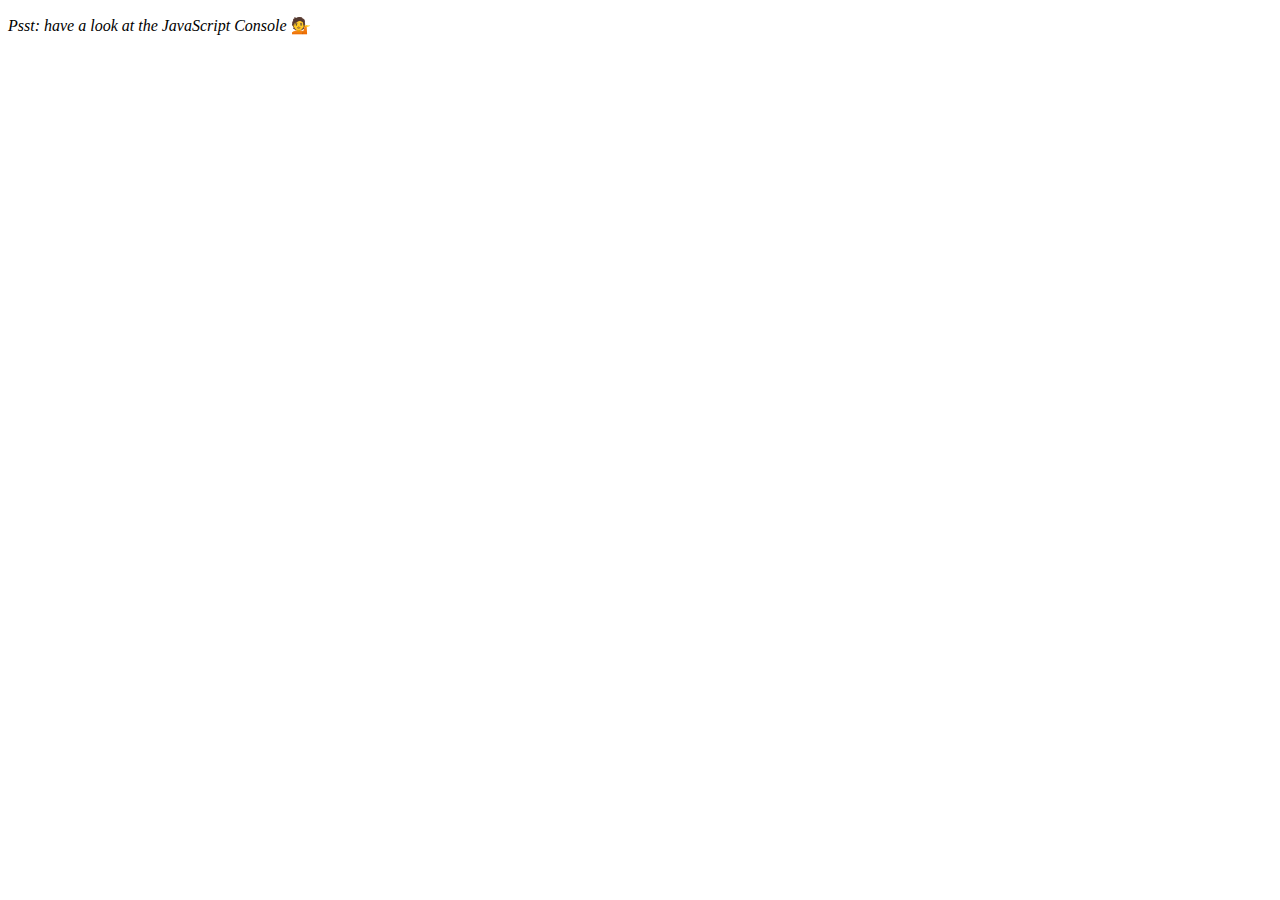
<file: array-cardio-1/index.html>
<!DOCTYPE html>
<html lang="en">
<head>
  <meta charset="UTF-8">
  <title>Array Cardio 💪</title>
</head>
<body>
  <p><em>Psst: have a look at the JavaScript Console</em> 💁</p>
  <script>
    // Get your shorts on - this is an array workout!
    // ## Array Cardio Day 1
    // Some data we can work with
    const inventors = [
      { first: 'Albert', last: 'Einstein', year: 1879, passed: 1955 },
      { first: 'Isaac', last: 'Newton', year: 1643, passed: 1727 },
      { first: 'Galileo', last: 'Galilei', year: 1564, passed: 1642 },
      { first: 'Marie', last: 'Curie', year: 1867, passed: 1934 },
      { first: 'Johannes', last: 'Kepler', year: 1571, passed: 1630 },
      { first: 'Nicolaus', last: 'Copernicus', year: 1473, passed: 1543 },
      { first: 'Max', last: 'Planck', year: 1858, passed: 1947 },
      { first: 'Katherine', last: 'Blodgett', year: 1898, passed: 1979 },
      { first: 'Ada', last: 'Lovelace', year: 1815, passed: 1852 },
      { first: 'Sarah E.', last: 'Goode', year: 1855, passed: 1905 },
      { first: 'Lise', last: 'Meitner', year: 1878, passed: 1968 },
      { first: 'Hanna', last: 'Hammarström', year: 1829, passed: 1909 }
    ];
    const flavours = ['Chocolate Chip', 'Kulfi', 'Caramel Praline', 'Chocolate', 'Burnt Caramel', 'Pistachio', 'Rose', 'Sweet Coconut', 'Lemon Cookie', 'Toffeeness', 'Toasted Almond', 'Black Raspberry Crunch', 'Chocolate Brownies', 'Pistachio Almond', 'Strawberry', 'Lavender Honey', 'Lychee', 'Peach', 'Black Walnut', 'Birthday Cake', 'Mexican Chocolate', 'Mocha Almond Fudge', 'Raspberry'];
    const people = ['Beck, Glenn', 'Becker, Carl', 'Beckett, Samuel', 'Beddoes, Mick', 'Beecher, Henry', 'Beethoven, Ludwig', 'Begin, Menachem', 'Belloc, Hilaire', 'Bellow, Saul', 'Benchley, Robert', 'Benenson, Peter', 'Ben-Gurion, David', 'Benjamin, Walter', 'Benn, Tony', 'Bennington, Chester', 'Benson, Leana', 'Bent, Silas', 'Bentsen, Lloyd', 'Berger, Ric', 'Bergman, Ingmar', 'Berio, Luciano', 'Berle, Milton', 'Berlin, Irving', 'Berne, Eric', 'Bernhard, Sandra', 'Berra, Yogi', 'Berry, Halle', 'Berry, Wendell', 'Bethea, Erin', 'Bevan, Aneurin', 'Bevel, Ken', 'Biden, Joseph', 'Bierce, Ambrose', 'Biko, Steve', 'Billings, Josh', 'Biondo, Frank', 'Birrell, Augustine', 'Black Elk', 'Blair, Robert', 'Blair, Tony', 'Blake, William'];
    // Array.prototype.filter()
    // 1. Filter the list of inventors for those who were born in the 1500's
    const inventorsWhoBornIn1500 = inventors.filter(function(inventor){
      if(inventor.year >= 1500 && inventor.year <= 1599 ) {
        return true;
      }
    });
    console.table(inventorsWhoBornIn1500);

    // Array.prototype.map()
    // 2. Give us an array of the inventors' first and last names
    const inventorNames = inventors.map(function(inventor){
      return inventor.first + ' ' + inventor.last;
    });
    console.log(inventorNames);

    // Array.prototype.sort()
    // 3. Sort the inventors by birthdate, oldest to youngest
    const inventorSortedByAge = inventors.sort(function (a, b) {
        if (a.year > b.year) {
          return 1;
        }
        if (a.year < b.year) {
          return -1;
        }
        return 0;
    });
    console.table(inventorSortedByAge);

    // Array.prototype.reduce()
    // 4. How many years did all the inventors live?
    const inventorsLivedTotal = inventors.reduce(function(total, inventor){
      return total + (inventor.passed - inventor.year);
    }, 0);
    console.log(inventorsLivedTotal);

    // 5. Sort the inventors by years lived
    const inventorsSortedByYearsLived = inventors.sort(function(a, b){
      if ((a.passed - a.year) > (b.passed - b.year)) {
        return -1;
      } else {
        return 1;
      }
    });
    console.table(inventorsSortedByYearsLived);

    // 6. create a list of Boulevards in Paris that contain 'de' anywhere in the name
    // https://en.wikipedia.org/wiki/Category:Boulevards_in_Paris
    // 7. sort Exercise
    // Sort the people alphabetically by last name
    const sortedPeople = people.sort((lastOne, nextOne) =>{
      const [alast, afirst] = lastOne.split(', ');
      const [blast, bfirst] = nextOne.split(', ');
      return alast > blast ? 1 : -1;
    });
    console.log(sortedPeople);

    // 8. Reduce Exercise
    // Sum up the instances of each of these
    const data = ['car', 'car', 'truck', 'truck', 'bike', 'walk', 'car', 'van', 'bike', 'walk', 'car', 'van', 'car', 'truck' ];
    const summed = data.reduce(function(obj, item){
      if(!obj[item]){
        obj[item] = 0;
      }
      obj[item]++;
      return obj;
    }, {});

    console.log(summed);

  </script>
</body>
</html>
</file>
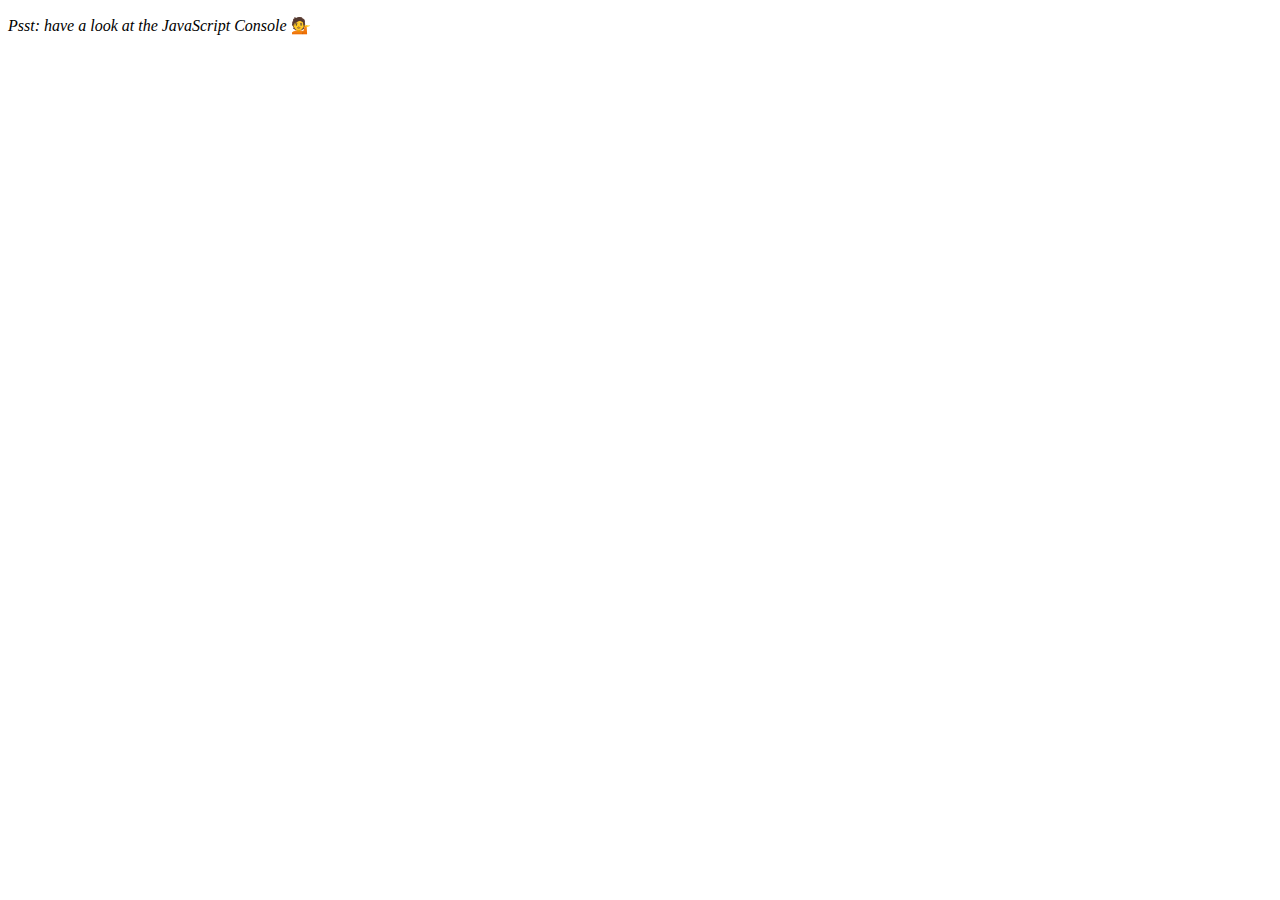
<file: array-cardio-2/index.html>
<!DOCTYPE html>
<html lang="en">
<head>
  <meta charset="UTF-8">
  <title>Array Cardio 💪💪</title>
</head>
<body>
  <p><em>Psst: have a look at the JavaScript Console</em> 💁</p>
  <script>
    // ## Array Cardio Day 2
    const people = [
      { name: 'Wes', year: 1988 },
      { name: 'Kait', year: 1986 },
      { name: 'Irv', year: 1970 },
      { name: 'Lux', year: 2015 }
    ];
    const comments = [
      { text: 'Love this!', id: 523423 },
      { text: 'Super good', id: 823423 },
      { text: 'You are the best', id: 2039842 },
      { text: 'Ramen is my fav food ever', id: 123523 },
      { text: 'Nice Nice Nice!', id: 542328 }
    ];
    // Some and Every Checks
    // Array.prototype.some() // is at least one person 19 or older?
    const isAdult = people.some(person => {
      const currentYear = new Date().getFullYear();
      return currentYear - person.year >= 19;
    });
    console.log(isAdult);
    // Array.prototype.every() // is everyone 19 or older?
    const isEveryoneAdult = people.every(person => {
      const currentYear = new Date().getFullYear();
      return currentYear - person.year >= 19;
    });
    console.log(isEveryoneAdult);
    // Array.prototype.find()
    // Find is like filter, but instead returns just the one you are looking for
    // find the comment with the ID of 823423
    const comment = comments.find(comment => comment.id === 823423);
    console.log(comment);
    // Array.prototype.findIndex()
    // Find the comment with this ID
    // delete the comment with the ID of 823423
   const index = comments.findIndex(comment => comment.id === 823423);
    // comments.splice(index, 1);
    const newComments = [
      ...comments.slice(0, index),
      ...comments.slice(index + 1)
    ];
    console.table(newComments);
  </script>
</body>
</html>
</file>
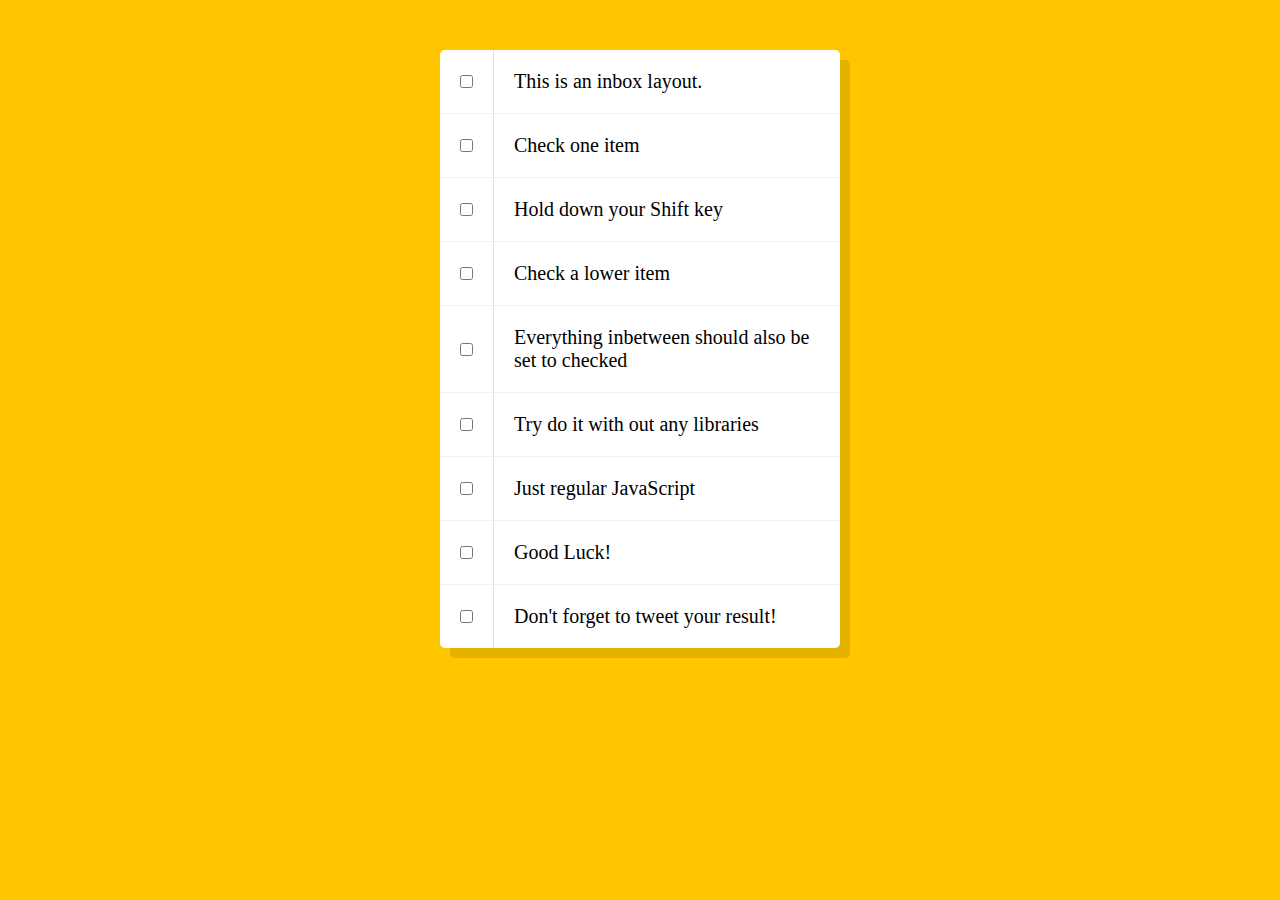
<file: checkboxfun/index.html>
<!DOCTYPE html>
<html lang="en">
<head>
  <meta charset="UTF-8">
  <title>Hold Shift to Check Multiple Checkboxes</title>
</head>
<body>
  <style>
    html {
      font-family: sans-serif;
      background:#ffc600;
    }
    .inbox {
      max-width:400px;
      margin:50px auto;
      background:white;
      border-radius:5px;
      box-shadow:10px 10px 0 rgba(0,0,0,0.1);
    }
    .item {
      display:flex;
      align-items:center;
      border-bottom: 1px solid #F1F1F1;
    }
    .item:last-child {
      border-bottom:0;
    }
    input:checked + p {
      background:#F9F9F9;
      text-decoration: line-through;
    }
    input[type="checkbox"] {
      margin:20px;
    }
    p {
      margin:0;
      padding:20px;
      transition:background 0.2s;
      flex:1;
      font-family:'helvetica neue';
      font-size: 20px;
      font-weight: 200;
      border-left: 1px solid #D1E2FF;
    }
    .details {
      text-align: center;
      font-size: 15px;
    }
  </style>
   <!--
   The following is a common layout you would see in an email client.
   When a user clicks a checkbox, holds Shift, and then clicks another checkbox a few rows down, all the checkboxes inbetween those two checkboxes should be checked.
  -->
  <div class="inbox">
    <div class="item">
      <input type="checkbox">
      <p>This is an inbox layout.</p>
    </div>
    <div class="item">
      <input type="checkbox">
      <p>Check one item</p>
    </div>
    <div class="item">
      <input type="checkbox">
      <p>Hold down your Shift key</p>
    </div>
    <div class="item">
      <input type="checkbox">
      <p>Check a lower item</p>
    </div>
    <div class="item">
      <input type="checkbox">
      <p>Everything inbetween should also be set to checked</p>
    </div>
    <div class="item">
      <input type="checkbox">
      <p>Try do it with out any libraries</p>
    </div>
    <div class="item">
      <input type="checkbox">
      <p>Just regular JavaScript</p>
    </div>
    <div class="item">
      <input type="checkbox">
      <p>Good Luck!</p>
    </div>
    <div class="item">
      <input type="checkbox">
      <p>Don't forget to tweet your result!</p>
    </div>
  </div>

<script>
  const checkboxes = document.querySelectorAll('.inbox input[type="checkbox"]');
  let lastChecked;

  function handleCheck(e){
    let inBetween = false;
    if (e.shiftKey && this.checked) {

      checkboxes.forEach(checkbox => {
        if (checkbox === this || checkbox === lastChecked) {
          inBetween = !inBetween;
        }
        if (inBetween) {
          checkbox.checked = true;
        }
      });
    }
    lastChecked = this;
  }

  checkboxes.forEach(checkbox => checkbox.addEventListener('click', handleCheck));
</script>
</body>
</html>
</file>
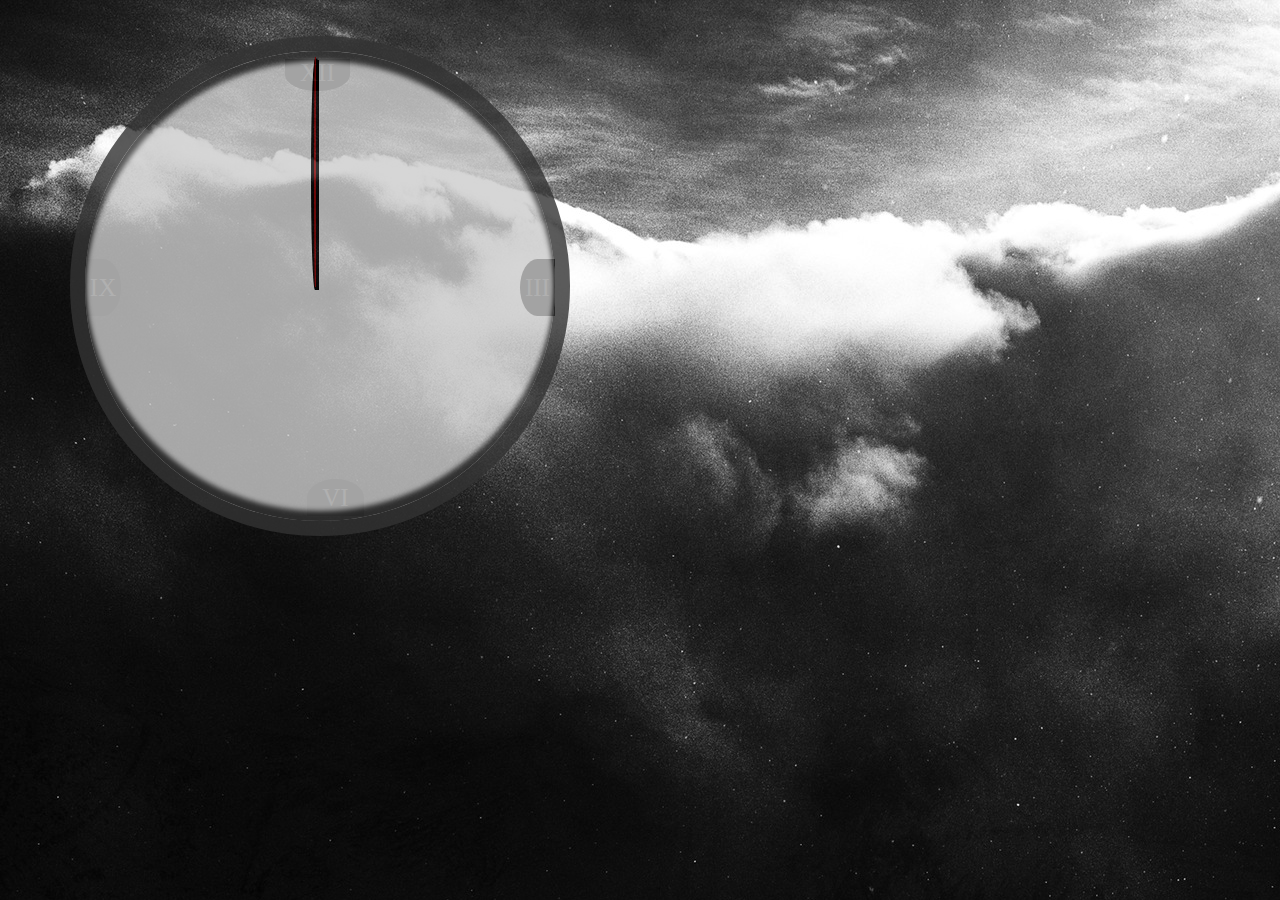
<file: clock/index.html>
<!doctype html>
<html>
    <head>
        <meta charset="utf-8">
        <meta http-equiv="x-ua-compatible" content="ie=edge">
        <title></title>
        <meta name="description" content="">
        <meta name="viewport" content="width=device-width, initial-scale=1">

        <link rel="apple-touch-icon" href="apple-touch-icon.png">

        <link rel="stylesheet" href="https://maxcdn.bootstrapcdn.com/bootstrap/3.3.7/css/bootstrap.min.css">
        <link rel="stylesheet" href="style.css">
    </head>
    <body>
    	<div class="container">
            <span class="twelve">XII</span>
            <span class="three">III</span>
            <span class="six">VI</span>
            <span class="nine">IX</span>
    		<div class="clock">
                    <div class="hand hour-hand"></div>
                    <div class="hand minute-hand"></div>
                    <div class="hand second-hand"></div>   
            </div>
    	</div>
        <script src="main.js"></script>
    </body>
</html>
</file>
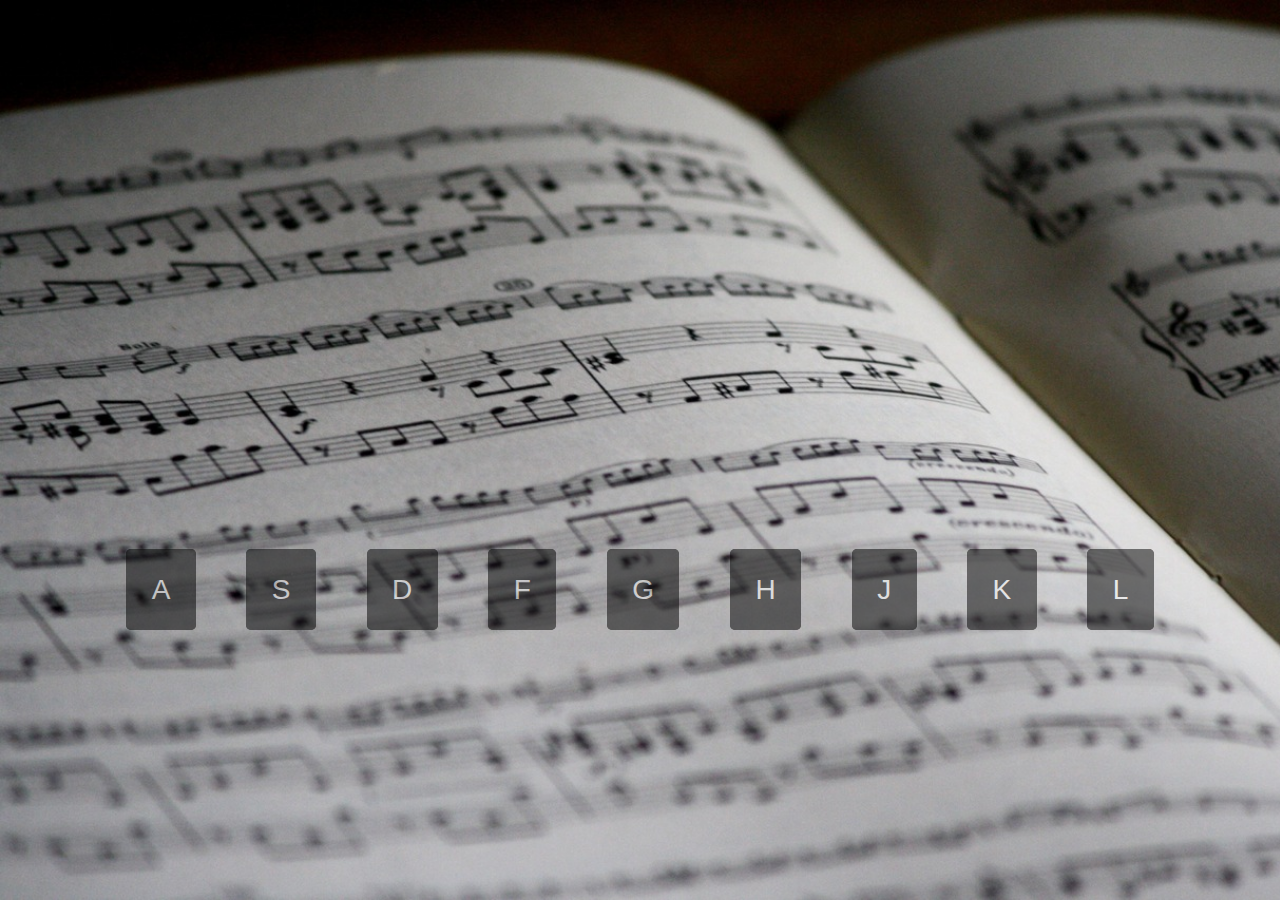
<file: drumkit/index.html>
<!doctype html>
<html>
    <head>
        <meta charset="utf-8">
        <meta http-equiv="x-ua-compatible" content="ie=edge">
        <title></title>
        <meta name="description" content="">
        <meta name="viewport" content="width=device-width, initial-scale=1">

        <link rel="apple-touch-icon" href="apple-touch-icon.png">

        <link rel="stylesheet" href="https://maxcdn.bootstrapcdn.com/bootstrap/3.3.7/css/bootstrap.min.css">
        <link rel="stylesheet" href="style.css">
    </head>
    <body>
    	<div class="container">
    		<div class="keys row">
    			<span class="key" data-key="65">A</span>
    			<span class="key" data-key="83">S</span>
    			<span class="key" data-key="68">D</span>
    			<span class="key" data-key="70">F</span>
    			<span class="key" data-key="71">G</span>
    			<span class="key" data-key="72">H</span>
    			<span class="key" data-key="74">J</span>
    			<span class="key" data-key="75">K</span>
    			<span class="key" data-key="76">L</span>
    		</div>
    	</div>

    	<audio data-key="65" src="sounds/Bass-Drum.wav"></audio>
		<audio data-key="83" src="sounds/Bell.wav"></audio>
		<audio data-key="68" src="sounds/Cymbal.wav"></audio>
		<audio data-key="70" src="sounds/Cymbal2.wav"></audio>
		<audio data-key="71" src="sounds/Guitar.wav"></audio>
		<audio data-key="72" src="sounds/Harpsichord.wav"></audio>
		<audio data-key="74" src="sounds/Hihat.wav"></audio>
		<audio data-key="75" src="sounds/Snare.wav"></audio>
		<audio data-key="76" src="sounds/Tom.wav"></audio>
        <script src="main.js"></script>
    </body>
</html>
</file>
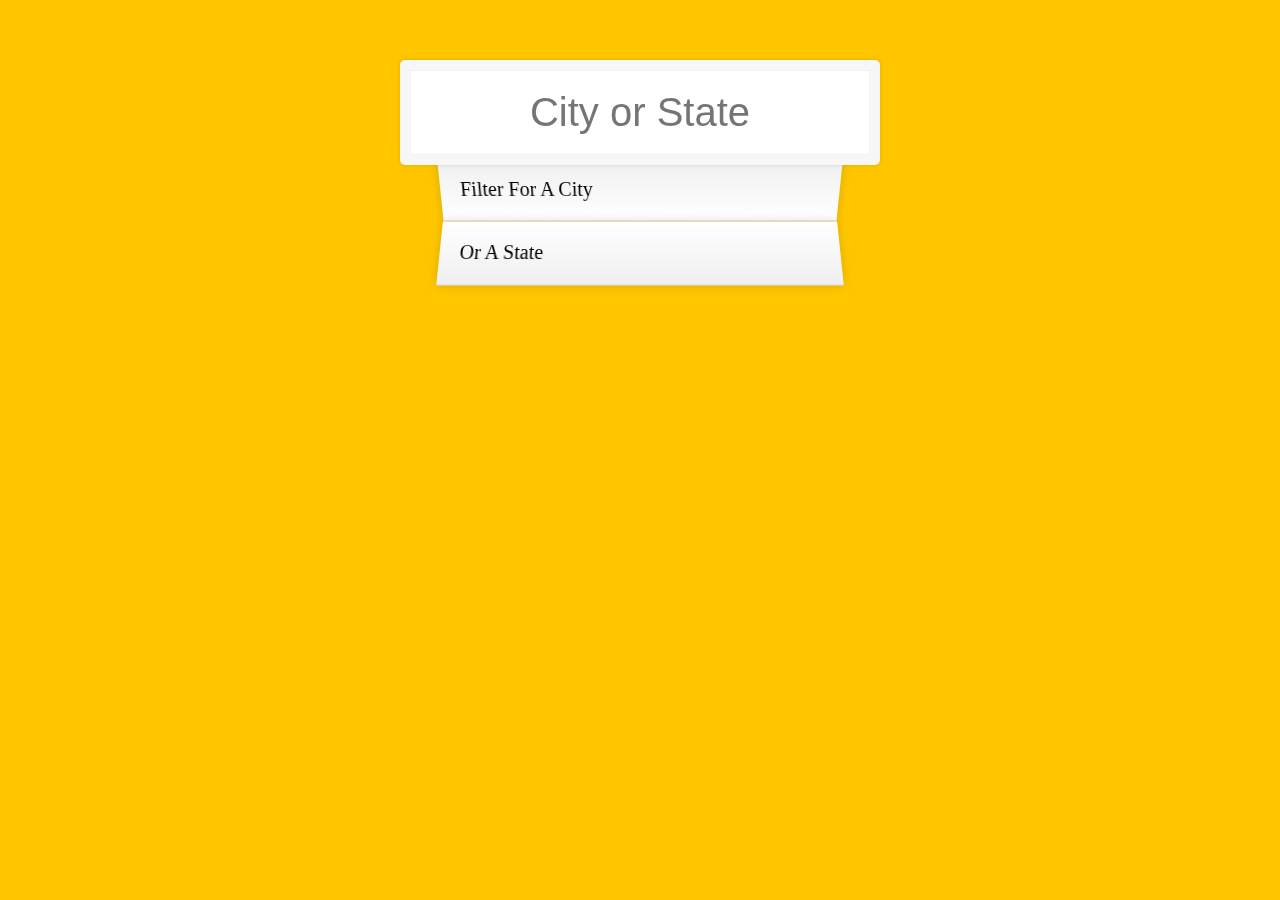
<file: typeahead/index.html>
<!doctype html>
<html>
    <head>
        <meta charset="utf-8">
        <meta http-equiv="x-ua-compatible" content="ie=edge">
        <title></title>
        <meta name="description" content="">
        <meta name="viewport" content="width=device-width, initial-scale=1">
        <link rel="apple-touch-icon" href="apple-touch-icon.png">
        <link rel="stylesheet" href="style.css">
    </head>
    <body>
        <form class="search-form">
            <input type="text" class="search" placeholder="City or State">
            <ul class="suggestions">
                <li>Filter for a city</li>
                <li>or a state</li>
            </ul>
        </form>
    <script src="main.js"></script>
    </body>
</html>
</file>
<file: clock/style.css>
body {
	font-family: serif;
	font-size: 25px;
	color: #444;
	background: url('bg.jpg');
}

.hand {
	width: 230px;
	height: 6px;
	background: #000;
	position: absolute;
	top: 50%;
	transform-origin: 100%;
	transform: rotate(90deg);
	transition: all 0.05s ease;
	z-index: 10;
	border-bottom-right-radius: 50%;
	border-bottom-left-radius: 50%;
}

.second-hand {
	height: 2px;
	background-color: #7f0000;
}
.minute-hand {
	height: 5px;
}
.hour-hand {
	height: 8px;
}

.clock {
	background: #ccc;
	position: absolute;
	height: 500px;
	width: 500px;
	border-radius: 100%;
	border: 15px solid #333;
	box-shadow: inset 0px -10px 5px 0px rgba(0,0,0,0.75), inset 0px 10px 5px 0px rgba(0,0,0,0.75);
	z-index: 8;
	opacity: 0.8;
}

.twelve {
	position: relative;
	left: 215px;
	top: 55px;
	z-index: 7;
	background: #000;
	padding: 0 15px 5px 15px;
	border-bottom-left-radius: 50%;
	border-bottom-right-radius: 50%;
}

.six {
	position: relative;
	top: 480px;
	left: 125px;
	z-index: 7;
	background: #000;
	padding: 5px 15px 5px 15px;
	border-top-left-radius: 50%;
	border-top-right-radius: 50%;
}

.nine {
	position: relative;
	top: 270px;
	left: -160px;
	z-index: 7;
	background: #000;
	padding: 15px 5px 15px 5px;
	border-bottom-right-radius: 50%;
	border-top-right-radius: 50%;
}

.three {
	position: relative;
	top: 270px;
	left: 379px;
	z-index: 7;
	background: #000;
	padding: 15px 5px 15px 5px;
	border-top-left-radius: 50%;
	border-bottom-left-radius: 50%;
}
</file>
<file: drumkit/style.css>
body {
	background: url('bg.jpeg') no-repeat;
	background-size: cover;
	min-height: 100vh;
}

.keys {
	margin-top: 50%;
	text-align: center;
}

.key {
	color: white;
	background: black;
	opacity: 0.5;
	font-size: 2em;
	border: 2px solid black;
	border-radius: 5px;
	padding: 2%;
	margin: 2%;
	transition: all 0.07s ease;
}

.playing {
	border: 2px solid yellow;
}
</file>
<file: typeahead/style.css>
html {
      box-sizing: border-box;
      background:#ffc600;
      font-family:'helvetica neue';
      font-size: 20px;
      font-weight: 200;
    }
    *, *:before, *:after {
      box-sizing: inherit;
    }
    input {
      width: 100%;
      padding:20px;
    }

    .search-form {
      max-width:400px;
      margin:50px auto;
    }

    input.search {
      margin: 0;
      text-align: center;
      outline:0;
      border: 10px solid #F7F7F7;
      width: 120%;
      left: -10%;
      position: relative;
      top: 10px;
      z-index: 2;
      border-radius: 5px;
      font-size: 40px;
      box-shadow: 0 0 5px rgba(0, 0, 0, 0.12), inset 0 0 2px rgba(0, 0, 0, 0.19);
    }


    .suggestions {
      margin: 0;
      padding: 0;
      position: relative;
      /*perspective:20px;*/
    }
    .suggestions li {
      background:white;
      list-style: none;
      border-bottom: 1px solid #D8D8D8;
      box-shadow: 0 0 10px rgba(0, 0, 0, 0.14);
      margin:0;
      padding:20px;
      transition:background 0.2s;
      display:flex;
      justify-content:space-between;
      text-transform: capitalize;
    }

    .suggestions li:nth-child(even) {
      transform: perspective(100px) rotateX(3deg) translateY(2px) scale(1.001);
      background: linear-gradient(to bottom,  #ffffff 0%,#EFEFEF 100%);
    }
    .suggestions li:nth-child(odd) {
      transform: perspective(100px) rotateX(-3deg) translateY(3px);
      background: linear-gradient(to top,  #ffffff 0%,#EFEFEF 100%);
    }

    span.population {
      font-size: 15px;
    }


    .details {
      text-align: center;
      font-size: 15px;
    }

    .hl {
      background:#ffc600;
    }

    .love {
      text-align: center;
    }

    a {
      color:black;
      background:rgba(0,0,0,0.1);
      text-decoration
</file>
